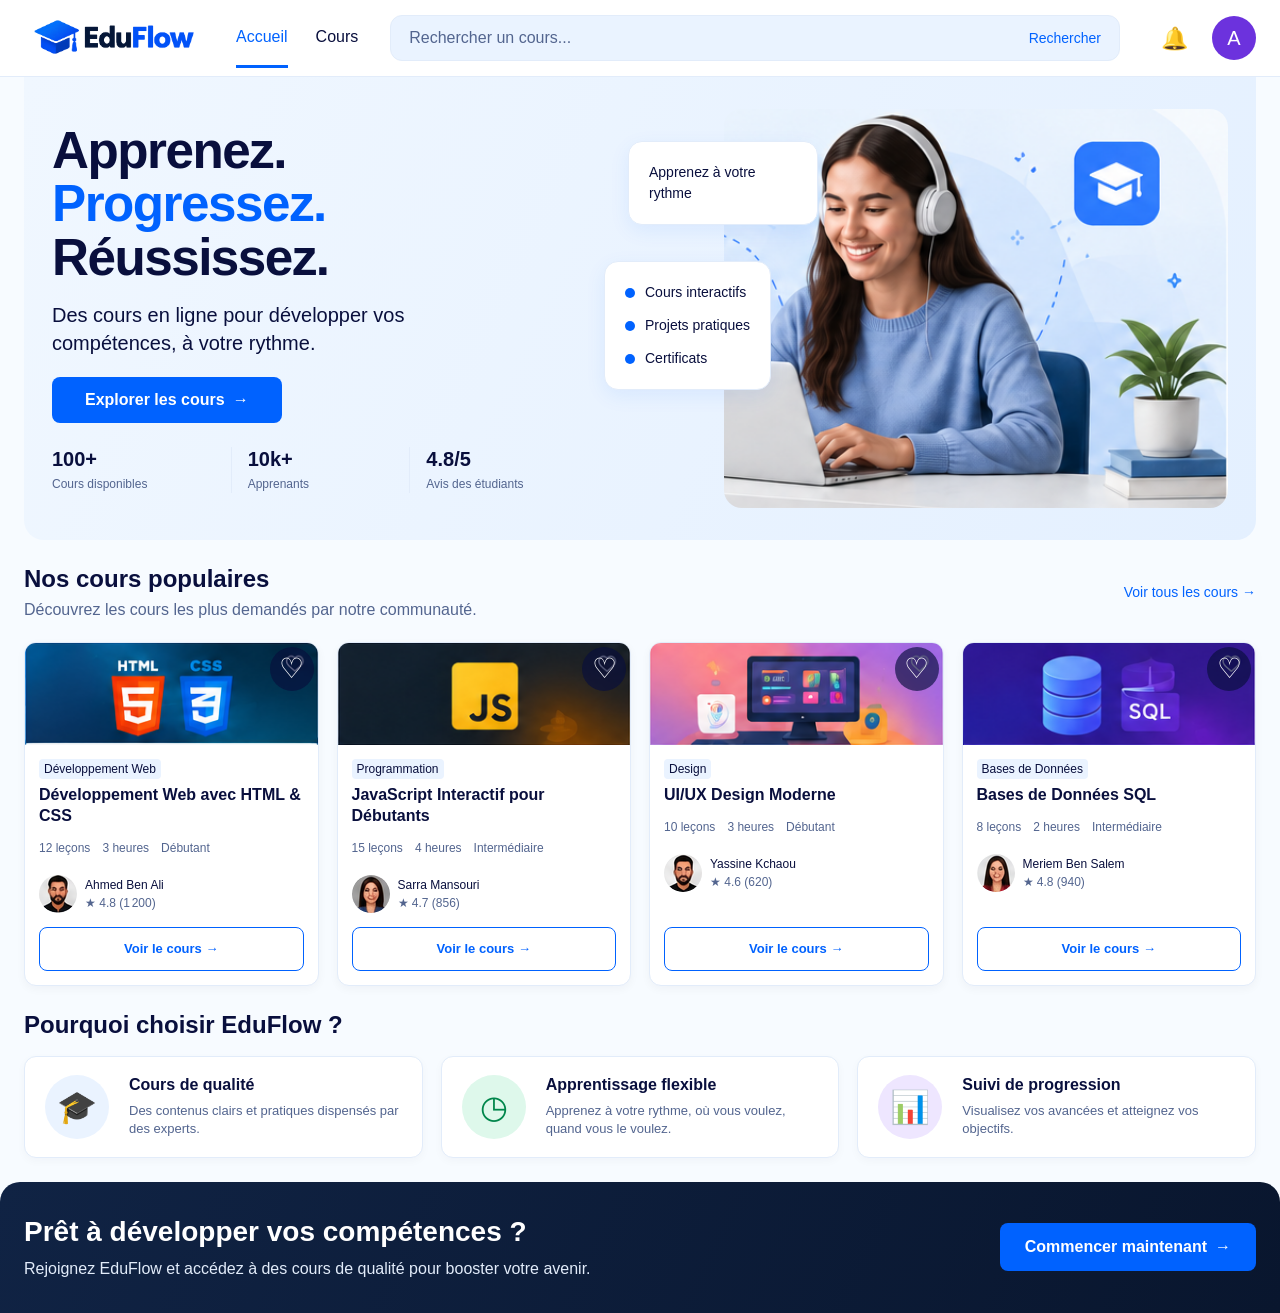
<file: EduFlow/index.html>
<!DOCTYPE html>
<html lang="fr">
<head>
    <meta charset="UTF-8">
    <meta name="viewport" content="width=device-width, initial-scale=1.0">
    <meta name="description" content="Découvrez EduFlow, une plateforme de cours en ligne pour développer vos compétences et apprendre à votre rythme.">
    <title>EduFlow — Accueil</title>
    <link rel="stylesheet" href="css/style.css">
    <link rel="stylesheet" href="css/homepage.css">
    <link rel="stylesheet" href="css/app.css">
    <link rel="stylesheet" href="css/responsive.css">
    <script src="js/data.js" defer></script>
    <script src="js/storage.js" defer></script>
    <script src="js/ui.js" defer></script>
    <script src="js/main.js" defer></script>
</head>
<body>
    <a href="#contenu-principal" class="skip-link">Aller au contenu principal</a>

    <!-- En-tête commun : identité, navigation et recherche. -->
    <header class="site-header">
        <a href="index.html" class="site-logo" aria-label="EduFlow — Accueil">
            <img src="assets/icons/logo.png" alt="EduFlow" width="180" height="60">
        </a>

        <nav class="main-nav" aria-label="Navigation principale">
            <ul class="nav-list">
                <li><a href="index.html" aria-current="page">Accueil</a></li>
                <li><a href="courses.html">Cours</a></li>
            </ul>
        </nav>

        <form class="header-search" role="search" action="courses.html" method="get">
            <label for="course-search" class="visually-hidden">Rechercher un cours</label>
            <input
                type="search"
                id="course-search"
                name="q"
                placeholder="Rechercher un cours..."
            >
            <button type="submit">Rechercher</button>
        </form>

        <div class="header-actions">
            <button type="button" class="notification-button" aria-label="Consulter les notifications">
                <span aria-hidden="true">🔔</span>
            </button>
            <a href="dashboard.html" class="profile-link" aria-label="Mon tableau de bord">
                <span aria-hidden="true">A</span>
            </a>
        </div>
    </header>

    <!-- Contenu principal de la homepage. -->
    <main id="contenu-principal">
        <!-- Présentation principale de la plateforme. -->
        <section class="hero" aria-labelledby="hero-title">
            <div class="hero-content">
                <h1 id="hero-title">
                    <span class="hero-title-line">Apprenez.</span>
                    <span class="hero-title-line hero-title-highlight">Progressez.</span>
                    <span class="hero-title-line">Réussissez.</span>
                </h1>
                <p class="hero-description">
                    Des cours en ligne pour développer vos compétences, à votre rythme.
                </p>
                <a href="courses.html" class="button button-primary">
                    Explorer les cours <span aria-hidden="true">→</span>
                </a>

                <!-- Chiffres clés présentés dans la maquette. -->
                <ul class="hero-stats" aria-label="EduFlow en quelques chiffres">
                    <li class="hero-stat">
                        <strong class="hero-stat-value">100+</strong>
                        <span class="hero-stat-label">Cours disponibles</span>
                    </li>
                    <li class="hero-stat">
                        <strong class="hero-stat-value">10k+</strong>
                        <span class="hero-stat-label">Apprenants</span>
                    </li>
                    <li class="hero-stat">
                        <strong class="hero-stat-value">4.8/5</strong>
                        <span class="hero-stat-label">Avis des étudiants</span>
                    </li>
                </ul>
            </div>

            <div class="hero-visual">
                <img
                    src="assets/images/hero.png"
                    alt="Une étudiante portant un casque apprend sur son ordinateur portable."
                    width="474"
                    height="375"
                    class="hero-image"
                >
                <p class="hero-caption">Apprenez à votre rythme</p>
                <ul class="hero-features">
                    <li>Cours interactifs</li>
                    <li>Projets pratiques</li>
                    <li>Certificats</li>
                </ul>
            </div>
        </section>

        <!-- Sélection des cours populaires. -->
        <section class="popular-courses" aria-labelledby="popular-courses-title">
            <div class="section-header">
                <div>
                    <h2 id="popular-courses-title">Nos cours populaires</h2>
                    <p>Découvrez les cours les plus demandés par notre communauté.</p>
                </div>
                <a href="courses.html" class="section-link">
                    Voir tous les cours <span aria-hidden="true">→</span>
                </a>
            </div>

            <p class="favorites-feedback" role="status" aria-live="polite"></p>
            <div class="course-grid">
                <article class="course-card" aria-labelledby="html-course-title">
                    <div class="course-card-media">
                        <img
                            src="assets/images/courses/html.png"
                            alt="Logos HTML5 et CSS3"
                            width="302"
                            height="106"
                            loading="lazy"
                            class="course-card-image"
                        >
                        <button
                            type="button"
                            class="favorite-button"
                            aria-label="Ajouter le cours Développement Web avec HTML et CSS aux favoris"
                            aria-pressed="false"
                            data-course-id="html-css"
                        >
                            <span aria-hidden="true">♡</span>
                        </button>
                    </div>

                    <div class="course-card-content">
                        <p class="course-category">Développement Web</p>
                        <h3 id="html-course-title">Développement Web avec HTML &amp; CSS</h3>
                        <ul class="course-meta" aria-label="Informations sur le cours">
                            <li>12 leçons</li>
                            <li>3 heures</li>
                            <li>Débutant</li>
                        </ul>

                        <div class="course-card-footer">
                            <div class="course-instructor">
                                <img
                                    src="assets/instructors/ahmed.png"
                                    alt=""
                                    width="38"
                                    height="42"
                                    loading="lazy"
                                    class="instructor-avatar"
                                >
                                <div>
                                    <p class="instructor-name">Ahmed Ben Ali</p>
                                    <p class="course-rating">
                                        <span aria-hidden="true">★</span>
                                        <span aria-label="Note : 4,8 sur 5, sur 1 200 avis">4.8 (1.2k)</span>
                                    </p>
                                </div>
                            </div>
                            <a
                                href="course-details.html?id=html-css"
                                class="button button-outline"
                                aria-label="Voir le cours Développement Web avec HTML et CSS"
                            >
                                Voir le cours <span aria-hidden="true">→</span>
                            </a>
                        </div>
                    </div>
                </article>

                <article class="course-card" aria-labelledby="js-course-title">
                    <div class="course-card-media">
                        <img
                            src="assets/images/courses/js.png"
                            alt="Logo JavaScript"
                            width="302"
                            height="106"
                            loading="lazy"
                            class="course-card-image"
                        >
                        <button
                            type="button"
                            class="favorite-button"
                            aria-label="Ajouter le cours JavaScript Interactif pour Débutants aux favoris"
                            aria-pressed="false"
                            data-course-id="javascript"
                        >
                            <span aria-hidden="true">♡</span>
                        </button>
                    </div>

                    <div class="course-card-content">
                        <p class="course-category">Programmation</p>
                        <h3 id="js-course-title">JavaScript Interactif pour Débutants</h3>
                        <ul class="course-meta" aria-label="Informations sur le cours">
                            <li>15 leçons</li>
                            <li>4 heures</li>
                            <li>Intermédiaire</li>
                        </ul>

                        <div class="course-card-footer">
                            <div class="course-instructor">
                                <img
                                    src="assets/instructors/sarra.png"
                                    alt=""
                                    width="38"
                                    height="42"
                                    loading="lazy"
                                    class="instructor-avatar"
                                >
                                <div>
                                    <p class="instructor-name">Sarra Mansouri</p>
                                    <p class="course-rating">
                                        <span aria-hidden="true">★</span>
                                        <span aria-label="Note : 4,7 sur 5, sur 856 avis">4.7 (856)</span>
                                    </p>
                                </div>
                            </div>
                            <a
                                href="course-details.html?id=javascript"
                                class="button button-outline"
                                aria-label="Voir le cours JavaScript Interactif pour Débutants"
                            >
                                Voir le cours <span aria-hidden="true">→</span>
                            </a>
                        </div>
                    </div>
                </article>

                <article class="course-card" aria-labelledby="ui-course-title">
                    <div class="course-card-media">
                        <img
                            src="assets/images/courses/ui.png"
                            alt="Interface graphique présentée sur un écran"
                            width="302"
                            height="106"
                            loading="lazy"
                            class="course-card-image"
                        >
                        <button
                            type="button"
                            class="favorite-button"
                            aria-label="Ajouter le cours UI/UX Design Moderne aux favoris"
                            aria-pressed="false"
                            data-course-id="ui-ux"
                        >
                            <span aria-hidden="true">♡</span>
                        </button>
                    </div>

                    <div class="course-card-content">
                        <p class="course-category">Design</p>
                        <h3 id="ui-course-title">UI/UX Design Moderne</h3>
                        <ul class="course-meta" aria-label="Informations sur le cours">
                            <li>10 leçons</li>
                            <li>3 heures</li>
                            <li>Débutant</li>
                        </ul>

                        <div class="course-card-footer">
                            <div class="course-instructor">
                                <img
                                    src="assets/instructors/yassine.png"
                                    alt=""
                                    width="38"
                                    height="42"
                                    loading="lazy"
                                    class="instructor-avatar"
                                >
                                <div>
                                    <p class="instructor-name">Yassine Kchaou</p>
                                    <p class="course-rating">
                                        <span aria-hidden="true">★</span>
                                        <span aria-label="Note : 4,6 sur 5, sur 620 avis">4.6 (620)</span>
                                    </p>
                                </div>
                            </div>
                            <a
                                href="course-details.html?id=ui-ux"
                                class="button button-outline"
                                aria-label="Voir le cours UI/UX Design Moderne"
                            >
                                Voir le cours <span aria-hidden="true">→</span>
                            </a>
                        </div>
                    </div>
                </article>

                <article class="course-card" aria-labelledby="sql-course-title">
                    <div class="course-card-media">
                        <img
                            src="assets/images/courses/sql.png"
                            alt="Illustration de base de données SQL"
                            width="302"
                            height="106"
                            loading="lazy"
                            class="course-card-image"
                        >
                        <button
                            type="button"
                            class="favorite-button"
                            aria-label="Ajouter le cours Bases de Données SQL aux favoris"
                            aria-pressed="false"
                            data-course-id="sql"
                        >
                            <span aria-hidden="true">♡</span>
                        </button>
                    </div>

                    <div class="course-card-content">
                        <p class="course-category">Bases de Données</p>
                        <h3 id="sql-course-title">Bases de Données SQL</h3>
                        <ul class="course-meta" aria-label="Informations sur le cours">
                            <li>8 leçons</li>
                            <li>2 heures</li>
                            <li>Intermédiaire</li>
                        </ul>

                        <div class="course-card-footer">
                            <div class="course-instructor">
                                <img
                                    src="assets/instructors/meriem.png"
                                    alt=""
                                    width="38"
                                    height="42"
                                    loading="lazy"
                                    class="instructor-avatar"
                                >
                                <div>
                                    <p class="instructor-name">Meriem Ben Salem</p>
                                    <p class="course-rating">
                                        <span aria-hidden="true">★</span>
                                        <span aria-label="Note : 4,8 sur 5, sur 940 avis">4.8 (940)</span>
                                    </p>
                                </div>
                            </div>
                            <a
                                href="course-details.html?id=sql"
                                class="button button-outline"
                                aria-label="Voir le cours Bases de Données SQL"
                            >
                                Voir le cours <span aria-hidden="true">→</span>
                            </a>
                        </div>
                    </div>
                </article>
            </div>
        </section>

        <!-- Avantages de la plateforme et destination du lien « À propos ». -->
        <section id="a-propos" class="platform-benefits" aria-labelledby="benefits-title">
            <h2 id="benefits-title" class="section-title">Pourquoi choisir EduFlow ?</h2>
            <ul class="benefits-list">
                <li class="benefit-card">
                    <span class="benefit-icon" aria-hidden="true">🎓</span>
                    <div class="benefit-content">
                        <h3>Cours de qualité</h3>
                        <p>Des contenus clairs et pratiques dispensés par des experts.</p>
                    </div>
                </li>
                <li class="benefit-card">
                    <span class="benefit-icon" aria-hidden="true">◷</span>
                    <div class="benefit-content">
                        <h3>Apprentissage flexible</h3>
                        <p>Apprenez à votre rythme, où vous voulez, quand vous le voulez.</p>
                    </div>
                </li>
                <li class="benefit-card">
                    <span class="benefit-icon" aria-hidden="true">📊</span>
                    <div class="benefit-content">
                        <h3>Suivi de progression</h3>
                        <p>Visualisez vos avancées et atteignez vos objectifs.</p>
                    </div>
                </li>
            </ul>
        </section>

        <!-- Invitation à découvrir les cours. -->
        <section class="home-cta" aria-labelledby="cta-title">
            <div class="home-cta-content">
                <h2 id="cta-title">Prêt à développer vos compétences ?</h2>
                <p>Rejoignez EduFlow et accédez à des cours de qualité pour booster votre avenir.</p>
            </div>
            <a href="courses.html" class="button button-primary">
                Commencer maintenant <span aria-hidden="true">→</span>
            </a>
        </section>
    </main>
</body>
</html>
</file>
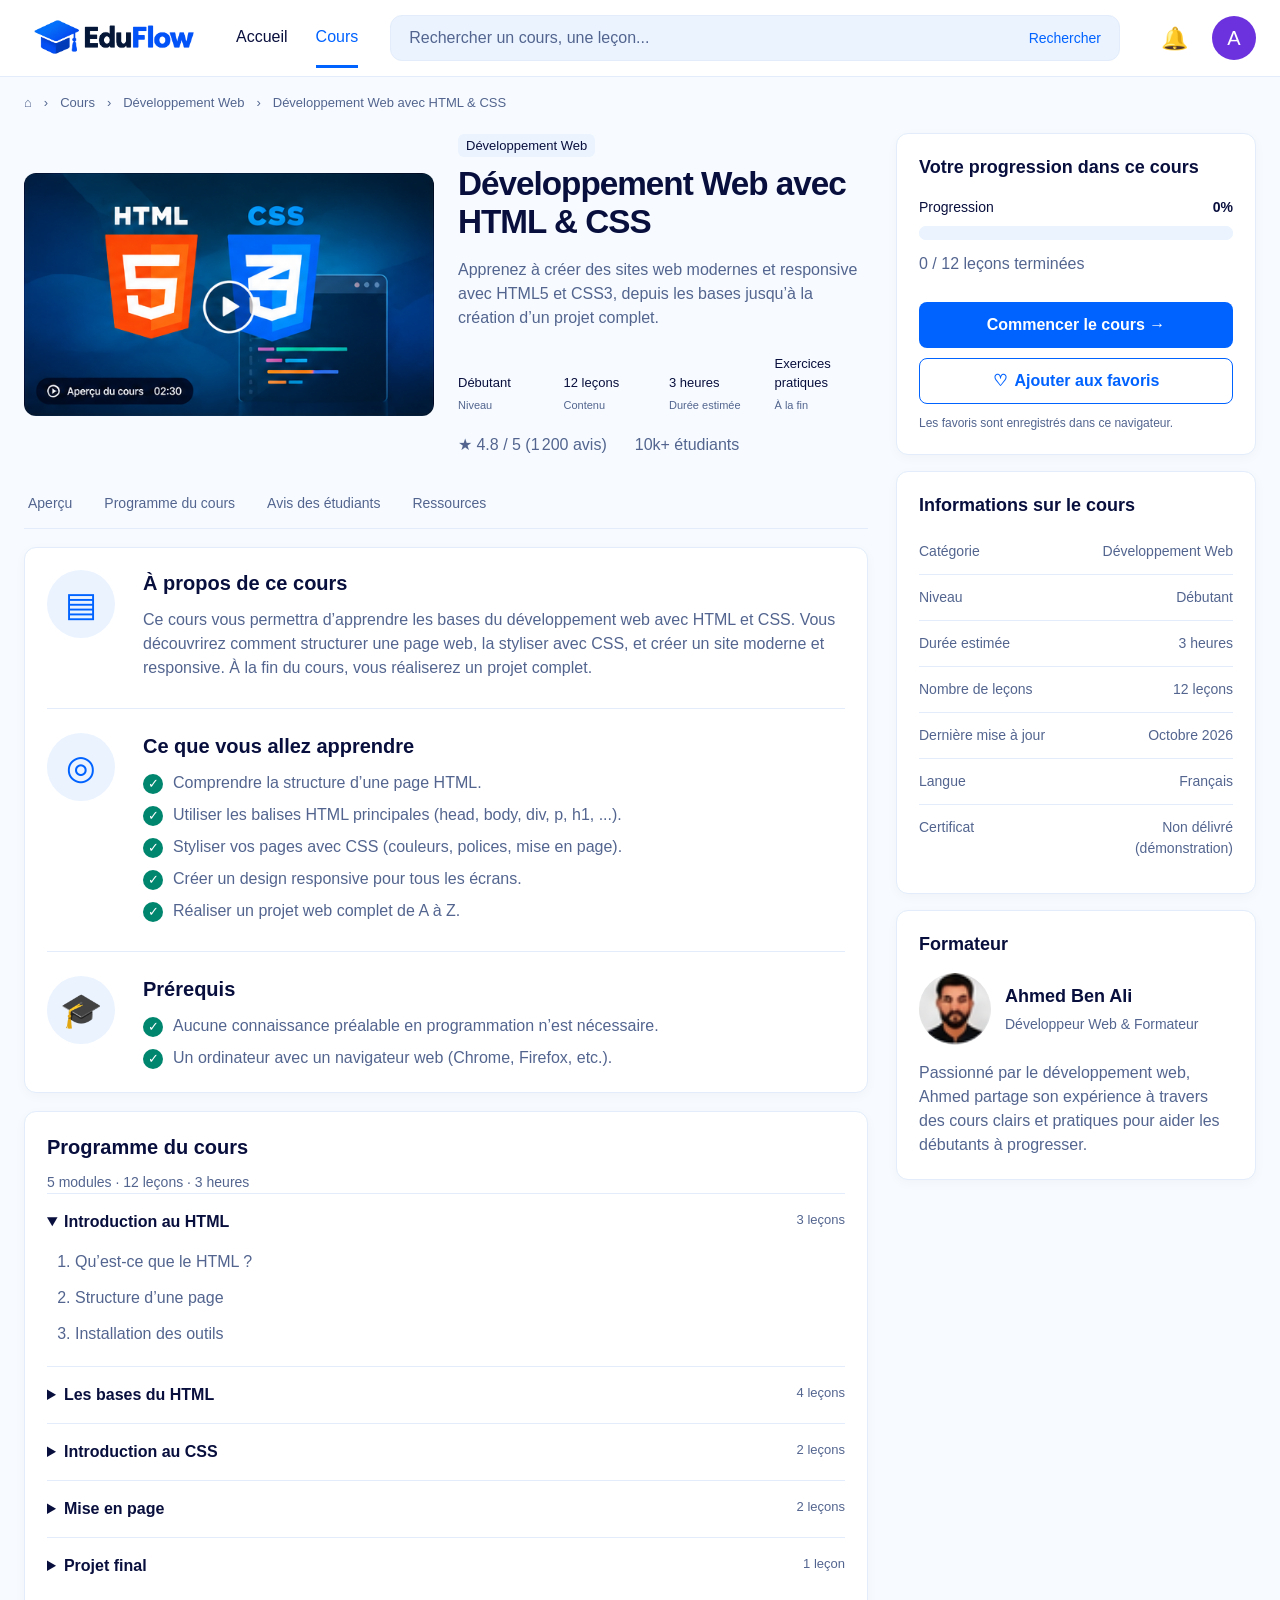
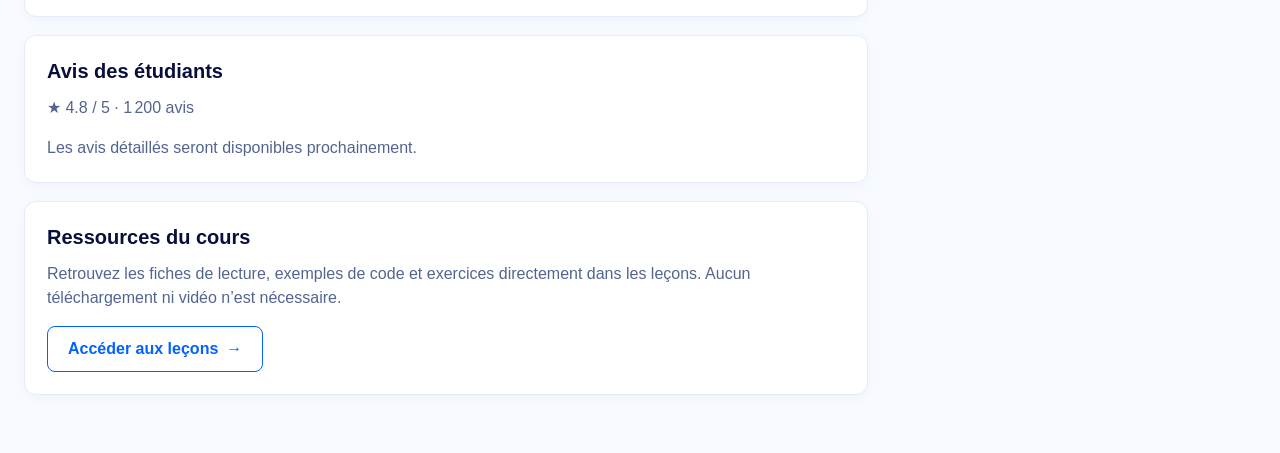
<file: EduFlow/course-details.html>
<!DOCTYPE html>
<html lang="fr">
<head>
    <meta charset="UTF-8">
    <meta name="viewport" content="width=device-width, initial-scale=1.0">
    <meta name="description" content="Apprenez les bases du développement web avec HTML et CSS : programme, objectifs, prérequis et formateur sur EduFlow.">
    <title>Développement Web avec HTML &amp; CSS — EduFlow</title>
    <link rel="stylesheet" href="css/style.css">
    <link rel="stylesheet" href="css/course-details.css">
    <link rel="stylesheet" href="css/app.css">
    <link rel="stylesheet" href="css/responsive.css">
    <script src="js/data.js" defer></script>
    <script src="js/storage.js" defer></script>
    <script src="js/ui.js" defer></script>
    <script src="js/main.js" defer></script>
    <script src="js/course-details.js" defer></script>
</head>
<body>
    <a href="#contenu-principal" class="skip-link">Aller au contenu principal</a>
    <header class="site-header">
        <a href="index.html" class="site-logo" aria-label="EduFlow — Accueil">
            <img src="assets/icons/logo.png" alt="EduFlow" width="180" height="60">
        </a>
        <nav class="main-nav" aria-label="Navigation principale">
            <ul class="nav-list">
                <li><a href="index.html">Accueil</a></li>
                <li><a href="courses.html" class="nav-section-active">Cours</a></li>
            </ul>
        </nav>
        <form class="header-search" role="search" action="courses.html" method="get">
            <label for="course-search" class="visually-hidden">Rechercher un cours</label>
            <input type="search" id="course-search" name="q" placeholder="Rechercher un cours, une leçon...">
            <button type="submit">Rechercher</button>
        </form>
        <div class="header-actions">
            <button type="button" class="notification-button" aria-label="Consulter les notifications" disabled>
                <span aria-hidden="true">🔔</span>
            </button>
            <a href="dashboard.html" class="profile-link" aria-label="Mon tableau de bord"><span aria-hidden="true">A</span></a>
        </div>
    </header>

    <main id="contenu-principal" class="course-details-page">
        <nav class="breadcrumbs" aria-label="Fil d’Ariane">
            <ol>
                <li><a href="index.html" aria-label="Accueil">⌂</a></li>
                <li><a href="courses.html">Cours</a></li>
                <li><a href="courses.html?category=web">Développement Web</a></li>
                <li aria-current="page">Développement Web avec HTML &amp; CSS</li>
            </ol>
        </nav>

        <p id="course-feedback" class="details-feedback" role="status" aria-live="polite"></p>
        <div class="course-details-layout">
            <div class="course-details-main">
                <section class="course-overview" aria-labelledby="course-title">
                    <!-- Le visuel fourni représente l'aperçu ; la vidéo sera intégrée ultérieurement. -->
                    <figure class="course-preview">
                        <img src="assets/images/preview.png" alt="Illustration des technologies HTML5 et CSS3" width="533" height="316">
                        <figcaption class="visually-hidden">Présentation du cours Développement Web avec HTML et CSS.</figcaption>
                    </figure>
                    <div class="course-summary">
                        <p class="course-category">Développement Web</p>
                        <h1 id="course-title">Développement Web avec HTML &amp; CSS</h1>
                        <p class="course-description">Apprenez à créer des sites web modernes et responsive avec HTML5 et CSS3, depuis les bases jusqu’à la création d’un projet complet.</p>
                        <dl class="course-highlights">
                            <div><dt>Niveau</dt><dd><span aria-hidden="true">▥</span> Débutant</dd></div>
                            <div><dt>Contenu</dt><dd><span aria-hidden="true">▤</span> 12 leçons</dd></div>
                            <div><dt>Durée estimée</dt><dd><span aria-hidden="true">◷</span> 3 heures</dd></div>
                            <div><dt>À la fin</dt><dd><span aria-hidden="true">♜</span> Exercices pratiques</dd></div>
                        </dl>
                        <div class="course-social-proof">
                            <p><span class="rating-star" aria-hidden="true">★</span> <strong>4.8</strong> <span aria-label="sur 5, pour 1 200 avis">(1.2k avis)</span></p>
                            <p><strong>10k+</strong> étudiants</p>
                        </div>
                    </div>
                </section>

                <!-- Des ancres HTML permettent de consulter chaque section sans JavaScript. -->
                <nav class="course-section-nav" aria-label="Sections du cours">
                    <a href="#apercu">Aperçu</a>
                    <a href="#programme">Programme du cours</a>
                    <a href="#avis">Avis des étudiants</a>
                    <a href="#ressources">Ressources</a>
                </nav>

                <section id="apercu" class="details-panel overview-panel" aria-labelledby="about-title">
                    <div class="overview-block">
                        <span class="overview-icon" aria-hidden="true">▤</span>
                        <div>
                            <h2 id="about-title">À propos de ce cours</h2>
                            <p>Ce cours vous permettra d’apprendre les bases du développement web avec HTML et CSS. Vous découvrirez comment structurer une page web, la styliser avec CSS, et créer un site moderne et responsive. À la fin du cours, vous réaliserez un projet complet.</p>
                        </div>
                    </div>
                    <div class="overview-block">
                        <span class="overview-icon" aria-hidden="true">◎</span>
                        <div>
                            <h2>Ce que vous allez apprendre</h2>
                            <ul class="course-checklist">
                                <li>Comprendre la structure d’une page HTML.</li>
                                <li>Utiliser les balises HTML principales (head, body, div, p, h1, ...).</li>
                                <li>Styliser vos pages avec CSS (couleurs, polices, mise en page).</li>
                                <li>Créer un design responsive pour tous les écrans.</li>
                                <li>Réaliser un projet web complet de A à Z.</li>
                            </ul>
                        </div>
                    </div>
                    <div class="overview-block">
                        <span class="overview-icon" aria-hidden="true">🎓</span>
                        <div>
                            <h2>Prérequis</h2>
                            <ul class="course-checklist">
                                <li>Aucune connaissance préalable en programmation n’est nécessaire.</li>
                                <li>Un ordinateur avec un navigateur web (Chrome, Firefox, etc.).</li>
                            </ul>
                        </div>
                    </div>
                </section>

                <section id="programme" class="details-panel" aria-labelledby="program-title">
                    <div class="panel-heading"><h2 id="program-title">Programme du cours</h2><p>5 modules · 12 leçons · 3 heures</p></div>
                    <details class="course-module" open>
                        <summary>Introduction au HTML <span>3 leçons</span></summary>
                        <ol class="lesson-list">
                            <li>Qu’est-ce que le HTML ?</li>
                            <li>Structure d’une page</li>
                            <li>Installation des outils</li>
                        </ol>
                    </details>
                    <details class="course-module">
                        <summary>Les bases du HTML <span>4 leçons</span></summary>
                        <ol class="lesson-list" start="4">
                            <li>Les balises essentielles</li><li>Textes et titres</li><li>Listes et liens</li><li>Images et médias</li>
                        </ol>
                    </details>
                    <details class="course-module">
                        <summary>Introduction au CSS <span>2 leçons</span></summary>
                        <ol class="lesson-list" start="8"><li>Sélecteurs et propriétés CSS</li><li>Couleurs, polices et modèle de boîte</li></ol>
                    </details>
                    <details class="course-module">
                        <summary>Mise en page <span>2 leçons</span></summary>
                        <ol class="lesson-list" start="10"><li>Organiser une page avec Flexbox et Grid</li><li>Adapter une page aux différents écrans</li></ol>
                    </details>
                    <details class="course-module">
                        <summary>Projet final <span>1 leçon</span></summary>
                        <ol class="lesson-list" start="12"><li>Créer votre premier site web complet</li></ol>
                    </details>
                </section>

                <section id="avis" class="details-panel" aria-labelledby="reviews-title">
                    <h2 id="reviews-title">Avis des étudiants</h2>
                    <p class="reviews-summary"><span class="rating-star" aria-hidden="true">★</span> <strong>4.8 / 5</strong> · 1 200 avis</p>
                    <p>Les avis détaillés seront disponibles prochainement.</p>
                </section>

                <section id="ressources" class="details-panel" aria-labelledby="resources-title">
                    <h2 id="resources-title">Ressources du cours</h2>
                    <p>Retrouvez les fiches de lecture, exemples de code et exercices directement dans les leçons. Aucun téléchargement ni vidéo n’est nécessaire.</p>
                    <a href="learning.html?course=html-css" class="button button-outline">Accéder aux leçons <span aria-hidden="true">→</span></a>
                </section>
            </div>

            <aside class="course-details-sidebar" aria-label="Progression et informations complémentaires">
                <section class="details-panel course-progress" aria-labelledby="progress-title">
                    <h2 id="progress-title">Votre progression dans ce cours</h2>
                    <div class="progress-line"><label for="course-progress">Progression</label><strong>0%</strong></div>
                    <progress id="course-progress" max="12" value="0">0%</progress>
                    <p class="progress-description">0 / 12 leçons terminées</p>
                    <a href="learning.html?course=html-css" class="button button-primary">Commencer le cours <span aria-hidden="true">→</span></a>
                    <button type="button" class="button button-outline favorite-button" data-course-id="html-css" aria-pressed="false" disabled>
                        <span aria-hidden="true">♡</span> Ajouter aux favoris
                    </button>
                    <p class="feature-note">Les favoris sont enregistrés dans ce navigateur.</p>
                </section>

                <section class="details-panel" aria-labelledby="information-title">
                    <h2 id="information-title">Informations sur le cours</h2>
                    <dl class="course-facts">
                        <div><dt>Catégorie</dt><dd>Développement Web</dd></div>
                        <div><dt>Niveau</dt><dd>Débutant</dd></div>
                        <div><dt>Durée estimée</dt><dd>3 heures</dd></div>
                        <div><dt>Nombre de leçons</dt><dd>12 leçons</dd></div>
                        <div><dt>Dernière mise à jour</dt><dd><time datetime="2026-10">Octobre 2026</time></dd></div>
                        <div><dt>Langue</dt><dd>Français</dd></div>
                        <div><dt>Certificat</dt><dd>Non délivré (démonstration)</dd></div>
                    </dl>
                </section>

                <section class="details-panel" aria-labelledby="instructor-title">
                    <h2 id="instructor-title">Formateur</h2>
                    <div class="course-instructor">
                        <img src="assets/instructors/ahmed.png" alt="" width="38" height="42" class="instructor-avatar" loading="lazy">
                        <div><h3 class="instructor-name">Ahmed Ben Ali</h3><p>Développeur Web &amp; Formateur</p></div>
                    </div>
                    <p>Passionné par le développement web, Ahmed partage son expérience à travers des cours clairs et pratiques pour aider les débutants à progresser.</p>
                </section>
            </aside>
        </div>
    </main>
</body>
</html>
</file>
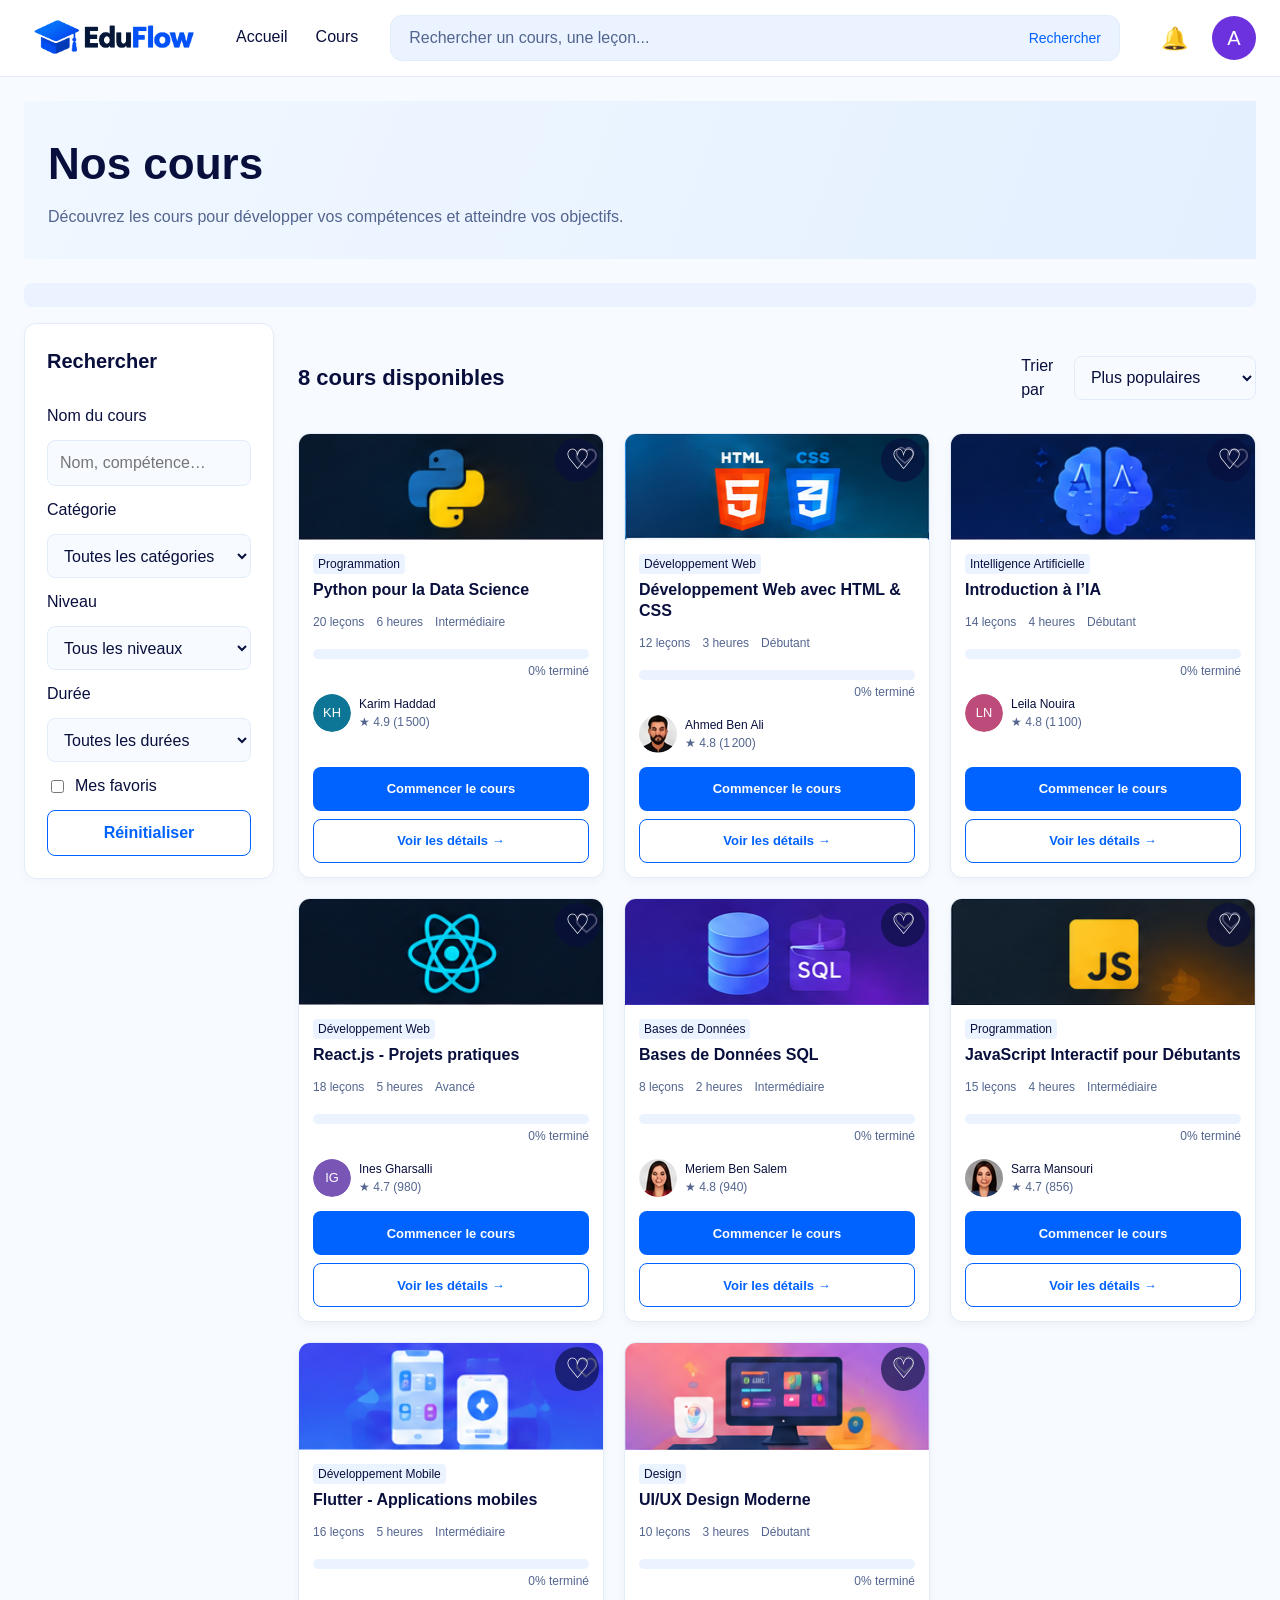
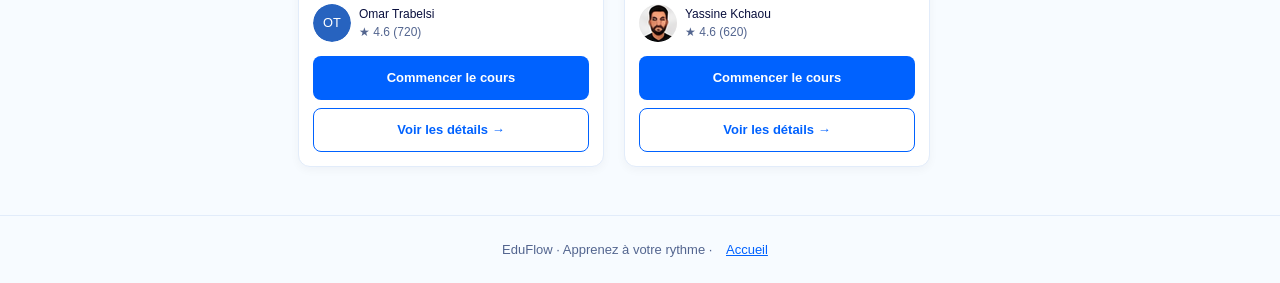
<file: EduFlow/courses.html>
<!DOCTYPE html>
<html lang="fr">
    <head>
        <meta charset="UTF-8">
        <meta name="viewport" content="width=device-width, initial-scale=1">
        <meta name="description" content="Nos cours sur EduFlow, plateforme d’apprentissage.">
        <title>Nos cours — EduFlow</title>
        <link rel="stylesheet" href="css/style.css">
        <link rel="stylesheet" href="css/homepage.css">
        <link rel="stylesheet" href="css/app.css">
        <link rel="stylesheet" href="css/courses.css">
        <link rel="stylesheet" href="css/responsive.css">
        <script src="js/data.js" defer>
        </script>
        <script src="js/storage.js" defer>
        </script>
        <script src="js/ui.js" defer>
        </script>
        <script src="js/main.js" defer>
        </script>
        <script src="js/courses.js" defer>
        </script>
    </head>
    <body>
        <a class="skip-link" href="#contenu-principal">Aller au contenu principal</a>
        <header class="site-header">
            <a href="index.html" class="site-logo" aria-label="EduFlow — Accueil">
                <img src="assets/icons/logo.png" alt="EduFlow" width="180" height="60">
            </a>
            <nav class="main-nav" aria-label="Navigation principale">
                <ul class="nav-list">
                    <li>
                        <a href="index.html">Accueil</a>
                    </li>
                    <li>
                        <a href="courses.html" class="nav-section-active">Cours</a>
                    </li>
                </ul>
            </nav>
            <form class="header-search" role="search" action="courses.html" method="get">
                <label for="course-search" class="visually-hidden">Rechercher un cours</label>
                <input type="search" id="course-search" name="q" placeholder="Rechercher un cours, une leçon...">
                <button type="submit">Rechercher</button>
            </form>
            <div class="header-actions">
                <button type="button" class="notification-button" aria-label="Consulter les notifications">
                    <span aria-hidden="true">🔔</span>
                </button>
                <a href="dashboard.html" class="profile-link" aria-label="Mon tableau de bord">
                    <span aria-hidden="true">A</span>
                </a>
            </div>
        </header>
        <main id="contenu-principal" class="app-container">
            <section class="app-banner">
                <h1>Nos cours</h1>
                <p>Découvrez les cours pour développer vos compétences et atteindre vos objectifs.</p>
            </section>
            <p id="feedback" class="app-status" role="status">
            </p>
            <div class="catalog-layout">
                <form id="filters" class="app-panel">
                    <h2>Rechercher</h2>
                    <label for="query">Nom du cours</label>
                    <input class="app-input" id="query" type="search" placeholder="Nom, compétence…">
                    <label for="category">Catégorie</label>
                    <select class="app-input" id="category">
                        <option value="">Toutes les catégories</option>
                    </select>
                    <label for="level">Niveau</label>
                    <select class="app-input" id="level">
                        <option value="">Tous les niveaux</option>
                        <option>Débutant</option>
                        <option>Intermédiaire</option>
                        <option>Avancé</option>
                    </select>
                    <label for="duration">Durée</label>
                    <select class="app-input" id="duration">
                        <option value="">Toutes les durées</option>
                        <option value="short">Moins de 4 heures</option>
                        <option value="long">4 heures et plus</option>
                    </select>
                    <label class="favorites-filter">
                        <input id="favorites-only" type="checkbox"> Mes favoris</label>
                    <button class="button button-outline" type="reset">Réinitialiser</button>
                </form>
                <section aria-label="Résultats">
                    <div class="results-heading">
                        <h2 id="result-count" aria-live="polite">Cours disponibles</h2>
                        <label>Trier par <select class="app-input" id="sort">
                                <option value="popular">Plus populaires</option>
                                <option value="title">Nom du cours</option>
                                <option value="duration">Durée croissante</option>
                            </select>
                        </label>
                    </div>
                    <div id="results" class="course-grid">
                    </div>
                    <noscript>Activez JavaScript pour rechercher et afficher les cours.</noscript>
                </section>
            </div>
        </main>
        <footer class="app-footer">EduFlow · Apprenez à votre rythme · <a href="index.html">Accueil</a>
        </footer>
    </body>
</html>
</file>
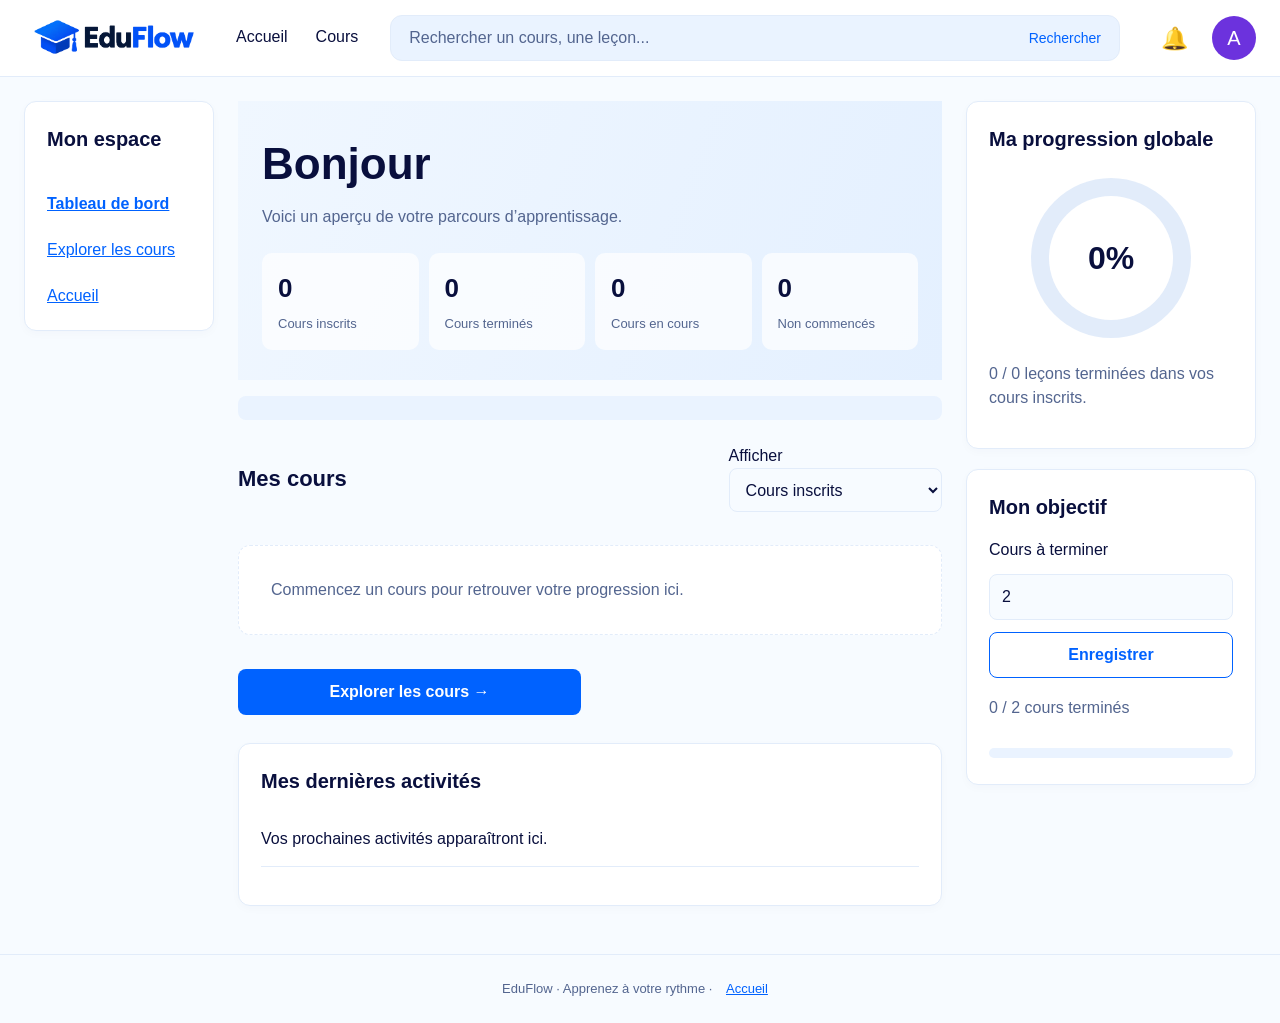
<file: EduFlow/dashboard.html>
<!DOCTYPE html>
<html lang="fr">
    <head>
        <meta charset="UTF-8">
        <meta name="viewport" content="width=device-width, initial-scale=1">
        <meta name="description" content="Tableau de bord sur EduFlow, plateforme d’apprentissage.">
        <title>Tableau de bord — EduFlow</title>
        <link rel="stylesheet" href="css/style.css">
        <link rel="stylesheet" href="css/homepage.css">
        <link rel="stylesheet" href="css/app.css">
        <link rel="stylesheet" href="css/dashboard.css">
        <link rel="stylesheet" href="css/responsive.css">
        <script src="js/data.js" defer>
        </script>
        <script src="js/storage.js" defer>
        </script>
        <script src="js/ui.js" defer>
        </script>
        <script src="js/main.js" defer>
        </script>
        <script src="js/dashboard.js" defer>
        </script>
    </head>
    <body>
        <a class="skip-link" href="#contenu-principal">Aller au contenu principal</a>
        <header class="site-header">
            <a href="index.html" class="site-logo" aria-label="EduFlow — Accueil">
                <img src="assets/icons/logo.png" alt="EduFlow" width="180" height="60">
            </a>
            <nav class="main-nav" aria-label="Navigation principale">
                <ul class="nav-list">
                    <li>
                        <a href="index.html">Accueil</a>
                    </li>
                    <li>
                        <a href="courses.html" class="nav-section-active">Cours</a>
                    </li>
                </ul>
            </nav>
            <form class="header-search" role="search" action="courses.html" method="get">
                <label for="course-search" class="visually-hidden">Rechercher un cours</label>
                <input type="search" id="course-search" name="q" placeholder="Rechercher un cours, une leçon...">
                <button type="submit">Rechercher</button>
            </form>
            <div class="header-actions">
                <button type="button" class="notification-button" aria-label="Consulter les notifications">
                    <span aria-hidden="true">🔔</span>
                </button>
                <a href="dashboard.html" class="profile-link" aria-label="Mon tableau de bord">
                    <span aria-hidden="true">A</span>
                </a>
            </div>
        </header>
        <main id="contenu-principal" class="app-container">
            <div class="dashboard-layout">
                <aside class="app-panel dashboard-nav">
                    <h2>Mon espace</h2>
                    <a href="dashboard.html" aria-current="page">Tableau de bord</a>
                    <a href="courses.html">Explorer les cours</a>
                    <a href="index.html">Accueil</a>
                </aside>
                <div>
                    <section class="app-banner">
                        <h1>Bonjour </h1>
                        <p>Voici un aperçu de votre parcours d’apprentissage.</p>
                        <div id="stats" class="dashboard-stats">
                        </div>
                    </section>
                    <p id="feedback" class="app-status" role="status">
                    </p>
                    <section>
                        <div class="results-heading">
                            <h2 id="courses-heading">Mes cours</h2>
                            <label>Afficher <select id="view" class="app-input">
                                    <option value="enrolled">Cours inscrits</option>
                                    <option value="favorites">Favoris</option>
                                    <option value="completed">Cours terminés</option>
                                </select>
                            </label>
                        </div>
                        <div id="my-courses" class="course-grid">
                        </div>
                    </section>
                    <section class="app-panel activity-panel">
                        <h2>Mes dernières activités</h2>
                        <ul id="activities">
                        </ul>
                    </section>
                </div>
                <aside>
                    <section class="app-panel">
                        <h2>Ma progression globale</h2>
                        <div id="global-progress" class="progress-ring">
                            <strong id="global-percent">0%</strong>
                        </div>
                        <p id="global-description">
                        </p>
                    </section>
                    <section class="app-panel">
                        <h2>Mon objectif</h2>
                        <form id="goal-form">
                            <label for="goal">Cours à terminer</label>
                            <input id="goal" class="app-input" type="number" min="1" max="50" required value="2">
                            <button class="button button-outline" type="submit">Enregistrer</button>
                        </form>
                        <p id="goal-label">
                        </p>
                        <progress id="goal-progress" class="card-progress" aria-label="Objectif de cours terminés">
                        </progress>
                    </section>
                </aside>
            </div>
            <noscript>Activez JavaScript pour afficher votre progression.</noscript>
        </main>
        <footer class="app-footer">EduFlow · Apprenez à votre rythme · <a href="index.html">Accueil</a>
        </footer>
    </body>
</html>
</file>
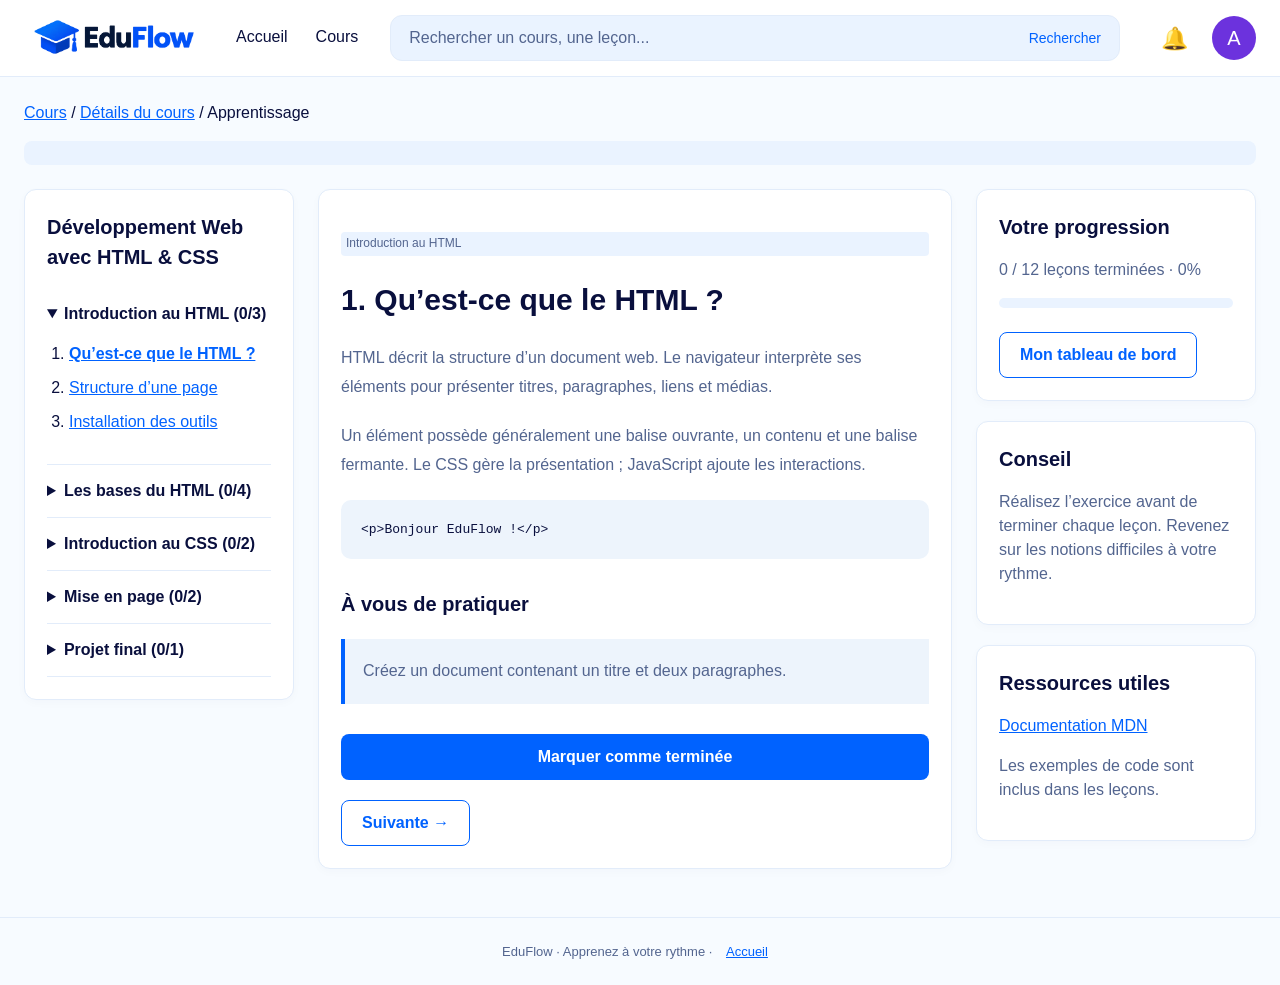
<file: EduFlow/learning.html>
<!DOCTYPE html>
<html lang="fr">
    <head>
        <meta charset="UTF-8">
        <meta name="viewport" content="width=device-width, initial-scale=1">
        <meta name="description" content="Apprentissage sur EduFlow, plateforme d’apprentissage.">
        <title>Apprentissage — EduFlow</title>
        <link rel="stylesheet" href="css/style.css">
        <link rel="stylesheet" href="css/homepage.css">
        <link rel="stylesheet" href="css/app.css">
        <link rel="stylesheet" href="css/learning.css">
        <link rel="stylesheet" href="css/responsive.css">
        <script src="js/data.js" defer>
        </script>
        <script src="js/storage.js" defer>
        </script>
        <script src="js/ui.js" defer>
        </script>
        <script src="js/main.js" defer>
        </script>
        <script src="js/learning.js" defer>
        </script>
    </head>
    <body>
        <a class="skip-link" href="#contenu-principal">Aller au contenu principal</a>
        <header class="site-header">
            <a href="index.html" class="site-logo" aria-label="EduFlow — Accueil">
                <img src="assets/icons/logo.png" alt="EduFlow" width="180" height="60">
            </a>
            <nav class="main-nav" aria-label="Navigation principale">
                <ul class="nav-list">
                    <li>
                        <a href="index.html">Accueil</a>
                    </li>
                    <li>
                        <a href="courses.html" class="nav-section-active">Cours</a>
                    </li>
                </ul>
            </nav>
            <form class="header-search" role="search" action="courses.html" method="get">
                <label for="course-search" class="visually-hidden">Rechercher un cours</label>
                <input type="search" id="course-search" name="q" placeholder="Rechercher un cours, une leçon...">
                <button type="submit">Rechercher</button>
            </form>
            <div class="header-actions">
                <button type="button" class="notification-button" aria-label="Consulter les notifications">
                    <span aria-hidden="true">🔔</span>
                </button>
                <a href="dashboard.html" class="profile-link" aria-label="Mon tableau de bord">
                    <span aria-hidden="true">A</span>
                </a>
            </div>
        </header>
        <main id="contenu-principal" class="app-container">
            <nav aria-label="Fil d’Ariane">
                <a href="courses.html">Cours</a> / <a id="details-link" href="course-details.html">Détails du cours</a> / Apprentissage</nav>
            <p id="feedback" class="app-status" role="status">
            </p>
            <div class="learning-layout">
                <aside class="app-panel syllabus">
                     <h2 id="course-name">Programme du cours</h2>
                   
                    <div id="modules">
                    </div>
                </aside>
                <article class="app-panel lesson-content">
                    <p id="module-name" class="course-category">
                    </p>
                    <h1 id="lesson-title">Votre leçon</h1>
                    <div id="lesson-body">
                    </div>
                    <div class="lesson-actions">
                        <button type="button" id="complete" class="button button-primary">Marquer comme terminée</button>
                        <nav aria-label="Navigation des leçons">
                            <a id="previous" class="button button-outline">← Précédente</a>
                            <a id="next" class="button button-outline">Suivante →</a>
                        </nav>
                    </div>
                </article>
                <aside>
                    <section class="app-panel">
                        <h2>Votre progression</h2>
                        <p id="progress-label">
                        </p>
                        <progress id="progress" class="card-progress" aria-label="Progression du cours">
                        </progress>
                        <a class="button button-outline" href="dashboard.html">Mon tableau de bord</a>
                    </section>
                    <section class="app-panel">
                        <h2>Conseil</h2>
                        <p>Réalisez l’exercice avant de terminer chaque leçon. Revenez sur les notions difficiles à votre rythme.</p>
                    </section>
                    <section class="app-panel">
                        <h2>Ressources utiles</h2>
                        <a href="https://developer.mozilla.org/fr/docs/Learn_web_development" target="_blank" rel="noopener noreferrer">Documentation MDN</a>
                        <p>Les exemples de code sont inclus dans les leçons.</p>
                    </section>
                </aside>
            </div>
            <noscript>Activez JavaScript pour consulter les leçons et sauvegarder votre progression.</noscript>
        </main>
        <footer class="app-footer">EduFlow · Apprenez à votre rythme · <a href="index.html">Accueil</a>
        </footer>
    </body>
</html>
</file>
<file: EduFlow/css/style.css>
/* Valeurs communes à toutes les pages du projet. */
:root {
    --color-primary: #0062ff;
    --color-primary-hover: #004ed1;
    --color-text: #090f3d;
    --color-muted: #53658f;
    --color-surface: #ffffff;
    --color-background: #f7fbff;
    --color-soft: #eaf3ff;
    --color-border: #e2ecfa;
    --radius-small: 8px;
    --radius-medium: 12px;
    --content-width: 1264px;
}

/* Inclure bordures et espacements dans la largeur des éléments. */
*,
*::before,
*::after {
    box-sizing: border-box;
}

body {
    margin: 0;
    background: var(--color-background);
    color: var(--color-text);
    font-family: Arial, Helvetica, sans-serif;
    line-height: 1.5;
}

img {
    display: block;
    max-width: 100%;
    height: auto;
}

button,
input {
    font: inherit;
}

button {
    cursor: pointer;
}

a {
    color: var(--color-primary);
}

a:focus-visible,
button:focus-visible,
input:focus-visible {
    outline: 3px solid var(--color-primary);
    outline-offset: 4px;
}

/* Texte accessible aux lecteurs d'écran sans affichage visuel. */
.visually-hidden {
    position: absolute;
    width: 1px;
    height: 1px;
    padding: 0;
    margin: -1px;
    overflow: hidden;
    clip-path: inset(50%);
    white-space: nowrap;
    border: 0;
}

.skip-link {
    position: absolute;
    top: 8px;
    left: 16px;
    z-index: 10;
    padding: 12px 16px;
    transform: translateY(-150%);
    background: var(--color-surface);
    border-radius: var(--radius-small);
}

.skip-link:focus {
    transform: translateY(0);
}

/* Boutons réutilisables sur la homepage et les autres pages. */
.button {
    display: inline-flex;
    align-items: center;
    justify-content: center;
    gap: 8px;
    min-height: 44px;
    padding: 10px 20px;
    border: 1px solid transparent;
    border-radius: var(--radius-small);
    font-weight: 600;
    text-align: center;
    text-decoration: none;
}

.button-primary {
    background: var(--color-primary);
    color: var(--color-surface);
}

.button-primary:hover {
    background: var(--color-primary-hover);
}

.button-outline {
    border-color: var(--color-primary);
    background: var(--color-surface);
    color: var(--color-primary);
}

.button-outline:hover {
    background: var(--color-soft);
}

/* Navigation commune : Flexbox aligne les groupes horizontalement. */
.site-header {
    display: flex;
    align-items: center;
    gap: 32px;
    min-height: 76px;
    padding: 8px max(24px, calc((100% - var(--content-width)) / 2));
    border-bottom: 1px solid var(--color-border);
    background: var(--color-surface);
}

.site-logo {
    flex-shrink: 0;
}

.site-logo img {
    width: 180px;
}

.nav-list {
    display: flex;
    align-items: center;
    gap: 28px;
    margin: 0;
    padding: 0;
    list-style: none;
}

.nav-list a {
    display: block;
    padding: 16px 0;
    border-bottom: 3px solid transparent;
    color: var(--color-text);
    white-space: nowrap;
    text-decoration: none;
}

.nav-list a:hover,
.nav-list a[aria-current="page"] {
    color: var(--color-primary);
}

.nav-list a[aria-current="page"] {
    border-bottom-color: var(--color-primary);
}

.header-search {
    display: flex;
    flex: 1;
    align-items: center;
    gap: 8px;
    min-width: 0;
    padding: 4px 8px 4px 16px;
    border: 1px solid var(--color-border);
    border-radius: var(--radius-medium);
    background: var(--color-soft);
}

.header-search input {
    flex: 1;
    width: 100%;
    min-width: 0;
    min-height: 36px;
    border: 0;
    background: transparent;
    color: var(--color-text);
}

.header-search input::placeholder {
    color: var(--color-muted);
    opacity: 1;
}

.header-search button {
    flex-shrink: 0;
    min-height: 36px;
    padding: 6px 10px;
    border: 0;
    border-radius: var(--radius-small);
    background: transparent;
    color: var(--color-primary);
    font-size: 14px;
}

.header-search button:hover {
    background: var(--color-surface);
}

.header-actions {
    display: flex;
    align-items: center;
    gap: 16px;
    margin-left: auto;
}

.notification-button,
.profile-link {
    display: inline-flex;
    align-items: center;
    justify-content: center;
    width: 44px;
    height: 44px;
    border: 0;
    border-radius: 50%;
    text-decoration: none;
}

.notification-button {
    background: transparent;
    font-size: 22px;
}

.notification-button:hover {
    background: var(--color-soft);
}

.profile-link {
    background: #6c32dd;
    color: var(--color-surface);
    font-size: 20px;
}
</file>
<file: EduFlow/css/homepage.css>
/* Présentation : deux colonnes, chacune pouvant se réduire sans déborder. */
.hero {
    display: grid;
    grid-template-columns: minmax(0, 1fr) minmax(0, 1.2fr);
    align-items: center;
    gap: 32px;
    width: min(var(--content-width), calc(100% - 48px));
    margin: 0 auto;
    padding: 32px 28px;
    overflow: hidden;
    border-radius: 0 0 20px 20px;
    background: linear-gradient(115deg, #f0f7ff, #e4f0ff);
}

.hero-content h1 {
    margin: 0;
    font-size: clamp(36px, 4vw, 52px);
    font-weight: 800;
    line-height: 1.05;
    letter-spacing: -1.5px;
}

.hero-title-line {
    display: block;
}

.hero-title-highlight {
    color: var(--color-primary);
}

.hero-description {
    max-width: 440px;
    margin: 16px 0 20px;
    font-size: 20px;
    line-height: 1.4;
}

.hero-content > .button {
    min-height: 46px;
    padding-inline: 32px;
}

/* Les statistiques restent une liste, présentée sur trois colonnes. */
.hero-stats {
    display: grid;
    grid-template-columns: repeat(3, minmax(0, 1fr));
    gap: 16px;
    margin: 24px 0 0;
    padding: 0;
    list-style: none;
}

.hero-stat + .hero-stat {
    padding-left: 16px;
    border-left: 1px solid var(--color-border);
}

.hero-stat-value,
.hero-stat-label {
    display: block;
}

.hero-stat-value {
    font-size: 20px;
    line-height: 1.2;
}

.hero-stat-label {
    margin-top: 4px;
    color: var(--color-muted);
    font-size: 12px;
}

/* Ce parent sert de repère aux encadrés placés par-dessus le fond. */
.hero-visual {
    position: relative;
    display: flex;
    align-items: flex-end;
    min-width: 0;
    min-height: 350px;
    padding-left: 120px;
}

.hero-image {
    width: 100%;
    border-radius: 18px;
}

.hero-caption,
.hero-features {
    position: absolute;
    left: 0;
    margin: 0;
    padding: 20px;
    border: 1px solid var(--color-border);
    border-radius: 14px;
    background: var(--color-surface);
    box-shadow: 0 6px 20px rgb(0 98 255 / 8%);
    font-size: 14px;
}

.hero-caption {
    top: 32px;
    left: 24px;
    max-width: 190px;
}

.hero-features {
    top: 152px;
    display: grid;
    gap: 12px;
    list-style: none;
}

.hero-features li {
    display: flex;
    align-items: center;
    gap: 10px;
}

.hero-features li::before {
    content: "";
    flex-shrink: 0;
    width: 10px;
    height: 10px;
    border-radius: 50%;
    background: var(--color-primary);
}

/* Cours populaires : même largeur de contenu que la présentation. */
.popular-courses {
    width: min(var(--content-width), calc(100% - 48px));
    margin: 24px auto;
}

.section-header {
    display: flex;
    align-items: center;
    justify-content: space-between;
    gap: 20px;
    margin-bottom: 20px;
}

.section-header h2 {
    margin: 0;
    font-size: 24px;
    line-height: 1.25;
}

.section-header p {
    margin: 4px 0 0;
    color: var(--color-muted);
}

.section-link {
    flex-shrink: 0;
    padding-block: 10px;
    font-size: 14px;
    text-decoration: none;
}

.section-link:hover {
    text-decoration: underline;
}

.course-grid {
    display: grid;
    grid-template-columns: repeat(4, minmax(0, 1fr));
    gap: 18px;
}

.course-card {
    display: flex;
    flex-direction: column;
    min-width: 0;
    overflow: hidden;
    border: 1px solid var(--color-border);
    border-radius: var(--radius-medium);
    background: var(--color-surface);
    box-shadow: 0 3px 10px rgb(9 15 61 / 4%);
}

.course-card-media {
    position: relative;
}

.course-card-image {
    width: 100%;
    aspect-ratio: 302 / 106;
    object-fit: cover;
}

.favorite-button {
    position: absolute;
    top: 4px;
    right: 4px;
    display: grid;
    place-items: center;
    width: 44px;
    height: 44px;
    border: 0;
    border-radius: 50%;
    background: rgb(9 15 61 / 65%);
    color: var(--color-surface);
    font-size: 28px;
    line-height: 1;
}

.favorite-button:hover {
    background: var(--color-primary);
}

.favorite-button[aria-pressed="true"] {
    background: var(--color-surface);
    color: #c52245;
}

.favorites-feedback {
    margin: 0 0 16px;
    color: var(--color-muted);
    font-size: 14px;
}

.favorites-feedback:empty {
    display: none;
}

/* La bordure de focus reste visible dans la carte aux coins rognés. */
.favorite-button:focus-visible {
    outline-color: var(--color-surface);
    outline-offset: -4px;
}

/* Flexbox garde le pied de chaque carte en bas malgré les titres longs. */
.course-card-content {
    display: flex;
    flex: 1;
    flex-direction: column;
    padding: 14px;
}

.course-category {
    align-self: flex-start;
    margin: 0 0 6px;
    padding: 1px 5px;
    border-radius: 4px;
    background: var(--color-soft);
    font-size: 12px;
}

.course-card h3 {
    margin: 0;
    font-size: 16px;
    line-height: 1.3;
}

.course-meta {
    display: flex;
    flex-wrap: wrap;
    gap: 6px 12px;
    margin: 12px 0 18px;
    padding: 0;
    color: var(--color-muted);
    font-size: 12px;
    list-style: none;
}

.course-card-footer {
    display: flex;
    flex-wrap: wrap;
    align-items: center;
    justify-content: space-between;
    gap: 10px;
    margin-top: auto;
}

.course-instructor {
    display: flex;
    align-items: center;
    gap: 8px;
    min-width: 0;
}

.instructor-avatar {
    flex-shrink: 0;
    width: 38px;
    height: 38px;
    border-radius: 50%;
    object-fit: cover;
}

.instructor-name,
.course-rating {
    margin: 0;
    font-size: 12px;
}

.course-rating {
    color: var(--color-muted);
}

.course-rating > span:first-child {
    color: #b87900;
}

.course-card-footer > .button {
    padding: 8px 10px;
    font-size: 12px;
    white-space: nowrap;
}

/* Trois avantages alignés sur la même largeur que les cartes de cours. */
.platform-benefits {
    width: min(var(--content-width), calc(100% - 48px));
    margin: 24px auto;
    scroll-margin-top: 24px;
}

.section-title {
    margin: 0 0 16px;
    font-size: 24px;
    line-height: 1.25;
}

.benefits-list {
    display: grid;
    grid-template-columns: repeat(3, minmax(0, 1fr));
    gap: 18px;
    margin: 0;
    padding: 0;
    list-style: none;
}

.benefit-card {
    display: flex;
    align-items: center;
    gap: 20px;
    padding: 18px 20px;
    border: 1px solid var(--color-border);
    border-radius: var(--radius-medium);
    background: var(--color-surface);
    box-shadow: 0 3px 10px rgb(9 15 61 / 3%);
}

.benefit-icon {
    display: grid;
    flex-shrink: 0;
    place-items: center;
    width: 64px;
    height: 64px;
    border-radius: 50%;
    background: var(--color-soft);
    color: var(--color-primary);
    font-size: 32px;
    line-height: 1;
}

.benefit-card:nth-child(2) .benefit-icon {
    background: #def8eb;
    color: #00864b;
}

.benefit-card:nth-child(3) .benefit-icon {
    background: #eee6ff;
    color: #6c32dd;
}

.benefit-content {
    min-width: 0;
}

.benefit-content h3 {
    margin: 0 0 6px;
    font-size: 16px;
    line-height: 1.3;
}

.benefit-content p {
    margin: 0;
    color: var(--color-muted);
    font-size: 13px;
    line-height: 1.4;
}

/* Bandeau final : le texte et le lien restent dans le flux normal. */
.home-cta {
    display: flex;
    align-items: center;
    justify-content: space-between;
    gap: 32px;
    margin-top: 24px;
    padding: 32px max(24px, calc((100% - var(--content-width)) / 2));
    border-radius: 20px 20px 0 0;
    background: linear-gradient(115deg, #102344, #09162e);
    color: var(--color-surface);
}

.home-cta-content {
    max-width: 800px;
}

.home-cta h2 {
    margin: 0 0 8px;
    font-size: clamp(24px, 2.5vw, 28px);
    line-height: 1.25;
}

.home-cta p {
    margin: 0;
    color: #e2ecfa;
}

.home-cta > .button {
    flex-shrink: 0;
    min-height: 48px;
    padding-inline: 24px;
}
</file>
<file: EduFlow/css/app.css>
/* Éléments partagés par le catalogue, l'apprentissage et le tableau de bord. */
[hidden] { display: none !important; }
.header-actions { position: relative; }
.notifications-panel { position: absolute; z-index: 20; top: 54px; right: 0; width: min(320px, calc(100vw - 32px)); padding: 20px; background: white; border: 1px solid var(--color-border); border-radius: 12px; box-shadow: 0 12px 30px #10234420; }
.notifications-panel h2 { margin: 0 0 10px; font-size: 18px; }
.notifications-panel p { margin: 0; color: var(--color-muted); }
.app-container { width: min(1456px, calc(100% - 48px)); margin: 24px auto 48px; }
.catalog-layout > *, .dashboard-layout > *, .learning-layout > * { min-width: 0; }
.app-panel a { overflow-wrap: anywhere; }
.app-status:empty { display: none; }
.app-status { padding: 12px 16px; border-radius: 8px; background: var(--color-soft); color: var(--color-text); }
.empty-state { grid-column: 1 / -1; padding: 32px; border: 1px dashed var(--color-border); border-radius: 12px; color: var(--color-muted); background: white; }
.card-actions { display: grid; gap: 8px; margin-top: auto; padding-top: 14px; }
.card-actions .button { width: 100%; font-size: 13px; }
.card-progress { width: 100%; height: 10px; border: 0; border-radius: 8px; overflow: hidden; accent-color: var(--color-primary); background: var(--color-soft); }
.card-progress::-webkit-progress-bar { background: var(--color-soft); }
.card-progress::-webkit-progress-value { background: var(--color-primary); }
.card-progress::-moz-progress-bar { background: var(--color-primary); }
.card-progress-label { margin: 3px 0 14px; text-align: right; color: var(--color-muted); font-size: 12px; }
.app-panel { padding: 22px; background: white; border: 1px solid var(--color-border); border-radius: 12px; box-shadow: 0 3px 10px #10234406; }
.app-panel h2 { margin: 0 0 16px; font-size: 20px; }
.app-panel p { color: var(--color-muted); }
.app-banner { padding: 30px max(24px, calc((100% - 1420px) / 2)); background: linear-gradient(110deg, #f0f7ff, #e4f0ff); }
.app-banner h1 { margin: 0 0 8px; font-size: clamp(28px, 4vw, 44px); }
.app-banner p { margin: 0; color: var(--color-muted); }
.app-input { min-height: 44px; width: 100%; padding: 10px 12px; border: 1px solid var(--color-border); border-radius: 8px; background: var(--color-background); color: var(--color-text); font: inherit; }
.button:disabled { opacity: 0.55; cursor: not-allowed; }
.app-footer { padding: 24px; text-align: center; color: var(--color-muted); border-top: 1px solid var(--color-border); font-size: 13px; }
.app-footer a { margin-inline: 10px; }
@media (max-width: 600px) { .app-container { width: calc(100% - 32px); margin-top: 16px; } .app-panel { padding: 16px; } }
</file>
<file: EduFlow/css/responsive.css>
/* L'en-tête passe sur plusieurs lignes lorsque la place manque. */
@media (max-width: 1100px) {
    .course-details-layout {
        grid-template-columns: minmax(0, 1fr) 310px;
        gap: 20px;
    }

    .course-overview {
        grid-template-columns: minmax(0, 1fr);
    }

    .course-preview {
        max-width: 533px;
    }
    .site-header {
        flex-wrap: wrap;
        gap: 12px 24px;
        padding: 12px 24px;
    }

    .header-search {
        order: 1;
        flex-basis: 100%;
    }

    .course-grid {
        grid-template-columns: repeat(2, minmax(0, 1fr));
    }
}

/* Sur tablette, le texte et l'illustration occupent deux lignes. */
@media (max-width: 900px) {
    .course-details-layout {
        grid-template-columns: minmax(0, 1fr);
    }

    .course-details-sidebar {
        grid-template-columns: repeat(2, minmax(0, 1fr));
    }

    .course-details-sidebar .course-progress {
        grid-column: 1 / -1;
    }
    .benefits-list {
        grid-template-columns: minmax(0, 1fr);
    }

    .home-cta {
        align-items: flex-start;
        flex-direction: column;
        gap: 20px;
    }

    .hero {
        grid-template-columns: minmax(0, 1fr);
    }

    .hero-visual {
        width: 100%;
        max-width: 600px;
        min-height: 0;
        margin-inline: auto;
    }
}

@media (max-width: 600px) {
    .course-details-page {
        width: calc(100% - 32px);
    }

    .course-details-sidebar {
        grid-template-columns: minmax(0, 1fr);
    }

    .course-highlights {
        grid-template-columns: repeat(2, minmax(0, 1fr));
    }

    .course-section-nav {
        gap: 4px 16px;
    }

    .details-panel {
        padding: 18px;
    }

    .overview-block {
        grid-template-columns: minmax(0, 1fr);
        gap: 16px;
    }

    .overview-icon {
        width: 48px;
        height: 48px;
        font-size: 26px;
    }

    .course-module summary span {
        float: none;
        display: block;
        margin: 4px 0 0 18px;
    }
    .site-header {
        gap: 12px 16px;
        padding: 12px 16px;
    }

    .site-logo img {
        width: 150px;
    }

    .main-nav {
        order: 1;
        width: 100%;
    }

    .nav-list {
        justify-content: center;
        gap: 24px;
    }

    .nav-list a {
        padding: 8px 0;
    }

    .header-search {
        order: 2;
    }

    .header-actions {
        gap: 8px;
    }

    .hero {
        gap: 24px;
        width: calc(100% - 32px);
        padding: 24px 16px;
    }

    .hero-description {
        font-size: 18px;
    }

    .hero-stats {
        gap: 8px;
    }

    .hero-stat + .hero-stat {
        padding-left: 8px;
    }

    /* Les encadrés retrouvent le flux normal pour ne pas cacher l'image. */
    .hero-visual {
        display: grid;
        gap: 16px;
        padding-left: 0;
    }

    .hero-caption,
    .hero-features {
        position: static;
        max-width: none;
    }

    .popular-courses {
        width: calc(100% - 32px);
    }

    .section-header {
        align-items: flex-start;
        flex-direction: column;
        gap: 8px;
    }

    .course-grid {
        grid-template-columns: minmax(0, 1fr);
        gap: 16px;
    }

    .platform-benefits {
        width: calc(100% - 32px);
    }

    .benefit-card {
        gap: 16px;
        padding: 16px;
    }

    .home-cta {
        padding: 28px 16px;
    }

    .home-cta > .button {
        width: 100%;
    }
}
</file>
<file: EduFlow/css/course-details.css>
/* Les couleurs et les boutons proviennent du fichier commun style.css. */
.nav-list .nav-section-active {
    border-bottom-color: var(--color-primary);
    color: var(--color-primary);
}

.course-details-page {
    width: min(1456px, calc(100% - 48px));
    margin: 0 auto 40px;
}

.breadcrumbs ol {
    display: flex;
    flex-wrap: wrap;
    align-items: center;
    gap: 8px 12px;
    margin: 16px 0 20px;
    padding: 0;
    color: var(--color-muted);
    font-size: 13px;
    list-style: none;
}

.breadcrumbs li + li::before {
    content: "›";
    margin-right: 12px;
}

.breadcrumbs a {
    color: inherit;
    text-decoration: none;
}

.breadcrumbs a:hover { text-decoration: underline; }

.course-details-layout {
    display: grid;
    grid-template-columns: minmax(0, 1fr) 360px;
    align-items: start;
    gap: 28px;
}

.course-details-main,
.course-details-sidebar { min-width: 0; }

.course-details-layout[hidden] { display: none; }
.details-feedback:empty { display: none; }
.details-feedback { padding: 12px 16px; border-radius: 8px; background: var(--color-soft); }
.course-progress .favorite-button[aria-pressed="true"] { background: var(--color-soft); color: #b51e42; }

.course-details-sidebar {
    display: grid;
    gap: 16px;
}

.course-overview {
    display: grid;
    grid-template-columns: minmax(0, 1fr) minmax(0, 1fr);
    align-items: center;
    gap: 24px;
}

.course-preview { margin: 0; }

.course-preview img {
    width: 100%;
    border-radius: var(--radius-medium);
}

.course-category {
    display: inline-block;
    margin: 0 0 8px;
    padding: 2px 8px;
    border-radius: 6px;
    background: var(--color-soft);
    font-size: 13px;
}

.course-summary h1 {
    margin: 0;
    font-size: clamp(28px, 2.6vw, 40px);
    line-height: 1.15;
    letter-spacing: -1px;
}

.course-description {
    margin: 16px 0 24px;
    color: var(--color-muted);
}

.course-highlights {
    display: grid;
    grid-template-columns: repeat(4, minmax(0, 1fr));
    gap: 12px;
    margin: 0;
}

.course-highlights > div { display: flex; flex-direction: column-reverse; }
.course-highlights dt { color: var(--color-muted); font-size: 11px; }
.course-highlights dd { margin: 0 0 4px; font-size: 13px; }
.course-highlights dd span { color: var(--color-primary); }

.course-social-proof {
    display: flex;
    flex-wrap: wrap;
    gap: 12px 28px;
    margin-top: 20px;
}

.course-social-proof p { margin: 0; color: var(--color-muted); }
.course-social-proof strong { color: var(--color-text); }
.rating-star { color: #b87900; font-size: 24px; }

.course-section-nav {
    display: flex;
    flex-wrap: wrap;
    gap: 8px 24px;
    margin: 24px 0 18px;
    border-bottom: 1px solid var(--color-border);
}

.course-section-nav a {
    padding: 12px 4px;
    border-bottom: 2px solid transparent;
    color: var(--color-muted);
    font-size: 14px;
    text-decoration: none;
}

.course-section-nav a:hover,
.course-section-nav a:focus-visible {
    border-bottom-color: var(--color-primary);
    color: var(--color-primary);
}

.details-panel {
    margin-bottom: 18px;
    padding: 22px;
    border: 1px solid var(--color-border);
    border-radius: var(--radius-medium);
    background: var(--color-surface);
    box-shadow: 0 3px 12px rgb(9 15 61 / 3%);
    scroll-margin-top: 24px;
}

.details-panel h2 { margin: 0 0 12px; font-size: 20px; line-height: 1.3; }
.details-panel p { margin: 0 0 16px; color: var(--color-muted); }
.details-panel p:last-child { margin-bottom: 0; }
.course-details-sidebar .details-panel { margin: 0; }
.course-details-sidebar h2 { font-size: 18px; }

.overview-block {
    display: grid;
    grid-template-columns: 68px minmax(0, 1fr);
    gap: 28px;
    padding: 0 0 28px;
}

.overview-block + .overview-block { padding-top: 24px; border-top: 1px solid var(--color-border); }
.overview-block:last-child { padding-bottom: 0; }
.overview-block p { margin: 0; }

.overview-icon {
    display: grid;
    place-items: center;
    width: 68px;
    height: 68px;
    border-radius: 50%;
    background: var(--color-soft);
    color: var(--color-primary);
    font-size: 34px;
}

.course-checklist { display: grid; gap: 8px; margin: 0; padding: 0; list-style: none; }
.course-checklist li { position: relative; padding-left: 30px; color: var(--color-muted); }
.course-checklist li::before {
    content: "✓";
    position: absolute;
    top: 3px;
    left: 0;
    display: grid;
    place-items: center;
    width: 20px;
    height: 20px;
    border-radius: 50%;
    background: #00866f;
    color: white;
    font-size: 13px;
}

.panel-heading p { font-size: 14px; }
.course-module { border-top: 1px solid var(--color-border); }
.course-module summary { padding: 16px 0; cursor: pointer; font-weight: 600; }
.course-module summary span { float: right; margin-left: 12px; color: var(--color-muted); font-size: 13px; font-weight: 400; }
.lesson-list { display: grid; gap: 12px; margin: 0 0 20px; padding-left: 28px; color: var(--color-muted); }
.reviews-summary { display: flex; flex-wrap: wrap; align-items: center; gap: 8px; }

.progress-line { display: flex; justify-content: space-between; gap: 12px; margin: 18px 0 8px; font-size: 14px; }
.course-progress progress {
    display: block;
    width: 100%;
    height: 14px;
    margin-bottom: 12px;
    overflow: hidden;
    border: 0;
    border-radius: 8px;
    background: var(--color-soft);
    accent-color: var(--color-primary);
}
.course-progress progress::-webkit-progress-bar { background: var(--color-soft); border-radius: 8px; }
.course-progress progress::-webkit-progress-value { background: var(--color-primary); border-radius: 8px; }
.course-progress progress::-moz-progress-bar { background: var(--color-primary); border-radius: 8px; }
.course-progress small { display: block; margin-top: 4px; }
.course-progress .button { width: 100%; margin-top: 10px; }
.course-progress .feature-note { margin-top: 10px; font-size: 12px; }
.course-details-page button:disabled { cursor: not-allowed; opacity: 0.65; }

.course-facts { margin: 0; }
.course-facts > div { display: grid; grid-template-columns: minmax(0, 1fr) minmax(0, 1fr); gap: 12px; padding: 12px 0; font-size: 14px; }
.course-facts > div + div { border-top: 1px solid var(--color-border); }
.course-facts dt { color: var(--color-muted); }
.course-facts dd { margin: 0; color: var(--color-muted); text-align: right; overflow-wrap: anywhere; }

.course-details-sidebar .course-instructor { display: flex; align-items: center; gap: 14px; margin: 16px 0; }
.course-details-sidebar .instructor-avatar { flex-shrink: 0; width: 72px; height: 72px; border-radius: 50%; object-fit: cover; }
.course-details-sidebar .instructor-name { margin: 0 0 4px; font-size: 18px; }
.course-details-sidebar .course-instructor p { margin: 0; font-size: 14px; }
</file>
<file: EduFlow/css/courses.css>
.catalog-layout {
    display:grid;
    grid-template-columns:250px minmax(0,1fr);
    gap:24px
}
.catalog-layout form {
    align-self:start;
    display:grid;
    gap:12px
}
.catalog-layout .course-grid {
    display:grid;
    grid-template-columns:repeat(3,minmax(0,1fr));
    gap:20px
}
.results-heading {
    display:flex;
    justify-content:space-between;
    align-items:center;
    gap:16px;
    margin:20px 0
}
.results-heading h2 {
    font-size:22px
}
.results-heading label {
    display:flex;
    align-items:center;
    gap:8px
}
.favorites-filter {
    display:flex;
    gap:8px;
    align-items:center
}
.app-banner {
    margin-bottom:24px
}
@media(min-width:1500px) {
    .catalog-layout .course-grid {
        grid-template-columns:repeat(4,minmax(0,1fr))
    }
}
@media(max-width:1100px) {
    .catalog-layout .course-grid {
        grid-template-columns:repeat(2,minmax(0,1fr))
    }
}
@media(max-width:760px) {
    .catalog-layout {
        grid-template-columns:1fr
    }
    .catalog-layout form {
        grid-template-columns:1fr
    }
    .results-heading {
        align-items:flex-start;
        flex-direction:column
    }
}
@media(max-width:500px) {
    .catalog-layout .course-grid {
        grid-template-columns:1fr
    }
}
</file>
<file: EduFlow/css/dashboard.css>
.dashboard-layout {
    display:grid;
    grid-template-columns:190px minmax(0,1fr) 290px;
    gap:24px;
    align-items:start
}
.dashboard-nav {
    display:grid;
    gap:22px
}
.dashboard-nav a[aria-current] {
    color:var(--color-primary);
    font-weight:700
}
.dashboard-stats {
    display:grid;
    grid-template-columns:repeat(4,1fr);
    gap:10px;
    margin-top:24px
}
.dashboard-stats>div {
    background:#ffffffb8;
    padding:16px;
    border-radius:10px;
    display:grid;
    gap:6px
}
.dashboard-stats strong {
    font-size:26px
}
.dashboard-stats span {
    font-size:13px;
    color:var(--color-muted)
}
.dashboard-layout .course-grid {
    display:grid;
    grid-template-columns:repeat(2,minmax(0,1fr));
    gap:18px
}
.results-heading {
    display:flex;
    justify-content:space-between;
    gap:16px;
    align-items:center;
    margin:24px 0 16px
}
.results-heading h2 {
    font-size:22px
}
.activity-panel {
    margin-top:28px
}
.activity-panel ul {
    padding:0;
    list-style:none
}
.activity-panel li {
    display:grid;
    gap:8px;
    padding:15px 0;
    border-bottom:1px solid var(--color-border)
}
.activity-panel time {
    font-size:13px;
    color:var(--color-muted)
}
.dashboard-layout>aside:last-child .app-panel {
    margin-bottom:20px
}
.progress-ring {
    --progress:0%;
    width:160px;
    height:160px;
    margin:24px auto;
    border-radius:50%;
    background:conic-gradient(var(--color-primary) var(--progress),#e2ecfa 0);
    display:grid;
    place-items:center
}
.progress-ring strong {
    background:white;
    width:124px;
    height:124px;
    display:grid;
    place-items:center;
    border-radius:50%;
    font-size:32px
}
#goal-form {
    display:grid;
    gap:12px
}
#goal-label {
    margin:18px 0
}
@media(min-width:1650px) {
    .dashboard-layout .course-grid {
        grid-template-columns:repeat(3,minmax(0,1fr))
    }
}
@media(max-width:1150px) {
    .dashboard-layout {
        grid-template-columns:160px minmax(0,1fr)
    }
    .dashboard-layout>aside:last-child {
        grid-column:2;
        display:grid;
        grid-template-columns:1fr 1fr;
        gap:18px
    }
}
@media(max-width:750px) {
    .dashboard-layout {
        grid-template-columns:1fr
    }
    .dashboard-nav {
        display:flex;
        flex-wrap:wrap
    }
    .dashboard-nav h2 {
        width:100%
    }
    .dashboard-layout>aside:last-child {
        grid-column:auto
    }
    .dashboard-stats {
        grid-template-columns:1fr 1fr
    }
    .results-heading {
        align-items:flex-start;
        flex-direction:column
    }
}
@media(max-width:500px) {
    .dashboard-layout .course-grid,.dashboard-layout>aside:last-child {
        grid-template-columns:1fr
    }
}
</file>
<file: EduFlow/css/learning.css>
.learning-layout {
    display:grid;
    grid-template-columns:270px minmax(0,1fr) 280px;
    gap:24px;
    margin-top:24px;
    align-items:start
}
.learning-layout aside>.app-panel {
    margin-bottom:20px
}
.syllabus details {
    border-bottom:1px solid var(--color-border);
    padding:14px 0
}
.syllabus summary {
    cursor:pointer;
    font-weight:600;
    line-height:1.5
}
.syllabus ol {
    padding-left:22px
}
.syllabus li {
    margin:10px 0;
    line-height:1.5
}
.syllabus a[aria-current] {
    color:var(--color-primary);
    font-weight:700
}
.lesson-content h1 {
    font-size:30px;
    line-height:1.3
}
.lesson-content p {
    line-height:1.8;
    margin:20px 0
}
.lesson-content pre {
    overflow:auto;
    background:#edf4fc;
    padding:20px;
    border-radius:10px;
    white-space:pre-wrap;
    overflow-wrap:anywhere
}
.lesson-exercise {
    background:#edf4fc;
    padding:18px;
    border-left:4px solid var(--color-primary)
}
.lesson-actions {
    display:grid;
    gap:20px;
    margin-top:30px
}
.lesson-actions nav {
    display:flex;
    justify-content:space-between;
    gap:12px
}
.lesson-content h2 {
    margin-top:30px
}
.learning-layout .card-progress {
    margin-bottom:20px
}
@media(max-width:1150px) {
    .learning-layout {
        grid-template-columns:240px minmax(0,1fr)
    }
    .learning-layout>aside:last-child {
        grid-column:1/-1;
        display:grid;
        grid-template-columns:repeat(3,1fr);
        gap:16px
    }
}
@media(max-width:750px) {
    .learning-layout {
        grid-template-columns:1fr
    }
    .learning-layout>aside:last-child {
        grid-column:auto;
        display:block
    }
    .lesson-content h1 {
        font-size:25px
    }
    .lesson-actions nav {
        flex-wrap:wrap
    }
}
</file>
